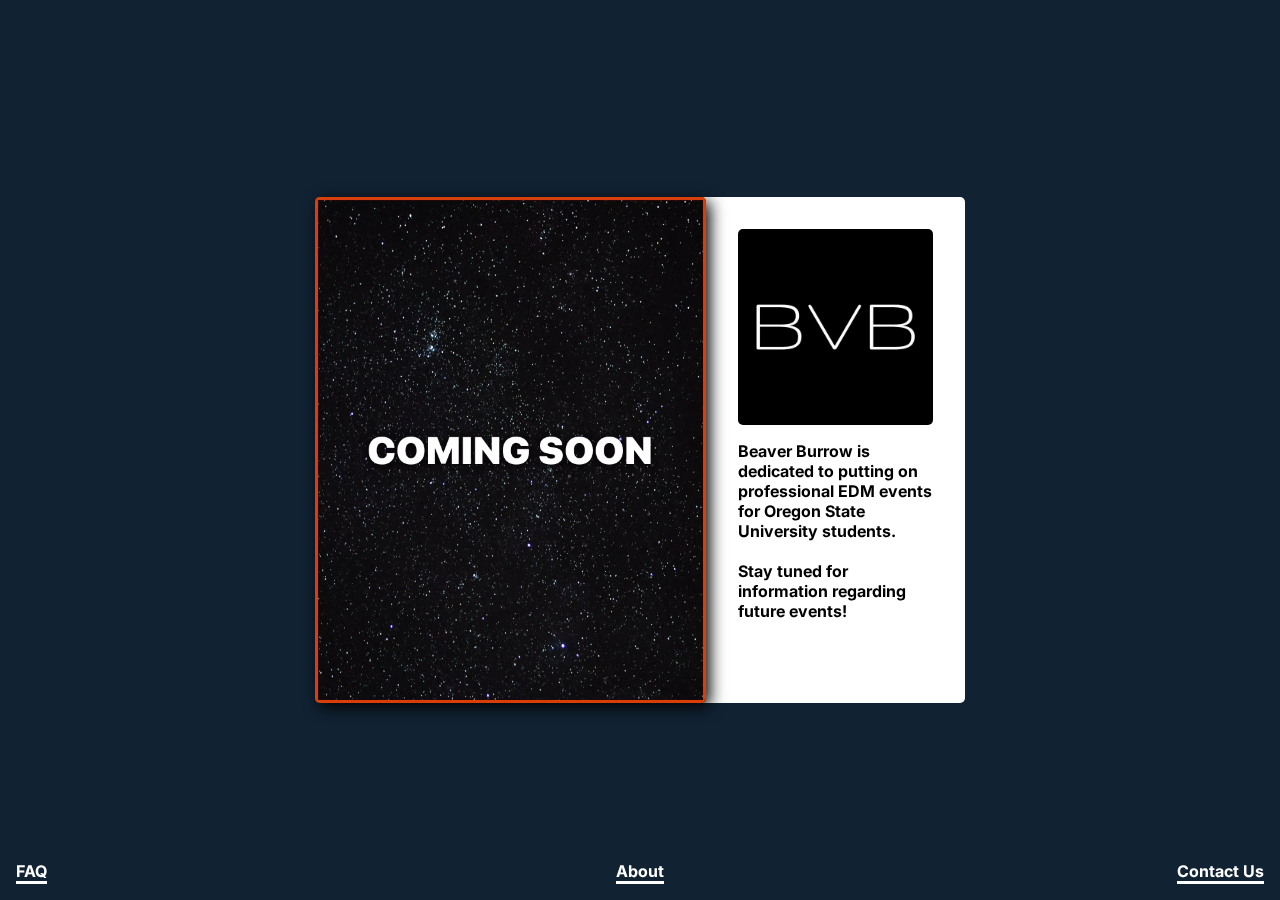
<file: index.html>
<!DOCTYPE html>
<html lang="en">

<head>
    <meta charset="UTF-8">
    <meta http-equiv="X-UA-Compatible" content="IE=edge">
    <meta name="viewport" content="width=device-width, initial-scale=1.0">
    <meta name="title" content="Beaver Burrow">
    <meta name="description" content="Creating unforgettable experiences since 2022.">
    <meta name="keywords"
        content="dance music, oregon state university, osu, music, live music, dance, hip hop, electronic music, edm, electronic dance music, oregon, oregon state, college, university, events">
    <meta name="robots" content="index, follow">
    <meta name="language" content="English">
    <title>Beaver Burrow</title>
    <script src="index.js"></script>
    <script type="text/javascript" src="https://addevent.com/libs/atc/1.6.1/atc.min.js" async defer></script>
    <link rel="preconnect" href="https://fonts.googleapis.com">
    <link rel="preconnect" href="https://fonts.gstatic.com" crossorigin>
    <link href="https://fonts.googleapis.com/css2?family=Inter:wght@400;700&display=swap" rel="stylesheet">
    <link rel="stylesheet" href="main.css">
    <link rel="apple-touch-icon" sizes="180x180" href="/apple-touch-icon.png">
    <link rel="icon" type="image/png" sizes="32x32" href="/favicon-32x32.png">
    <link rel="icon" type="image/png" sizes="16x16" href="/favicon-16x16.png">
    <link rel="icon" type="image/ico" href="favicon.ico">
    <!-- Global site tag (gtag.js) - Google Analytics -->
    <script async src="https://www.googletagmanager.com/gtag/js?id=G-G5SPFS0WPT"></script>
    <script>
        window.dataLayer = window.dataLayer || [];
        function gtag() { dataLayer.push(arguments); }
        gtag('js', new Date());

        gtag('config', 'G-G5SPFS0WPT');
    </script>
</head>

<body>
    <div class="outer">
        <div class="middle">
            <div id="centered-div">
                <div id="background"></div>
                <div id="card2">
                    <img src="android-chrome-512x512.webp" style="background: black;">
                    <!--TODO: Change the body text to event description----->
                    <b><p>Beaver Burrow is dedicated to putting on professional EDM events for Oregon State University students. <br><br>Stay tuned for information regarding future events!</p></b>
                    <!--TODO: Uncomment this button and change the link-->
                    <!--<a id="eventbrite-widget-modal-trigger-216690415867" type="button" href="https://www.eventbrite.com/e/216690415867"
                        rel="noreferrer" target="_blank">Buy Tickets</a>-->
                    <div id="btn-container">
                        <a style="border-right: 1px rgba(255, 255, 255, 0.2) solid; border-radius: 5px 0px 0px 5px;" href="https://beaverburrow.com/FAQ">FAQ</a>
                        <a href="https://beaverburrow.com/about">ABOUT</a>
                        <a style="border-left: 1px rgba(255, 255, 255, 0.2) solid; border-radius: 0px 5px 5px 0px;" href="mailto:bvb@oregonstate.edu">CONTACT</a>
                    </div>
                </div>
                <div id="card1">
                    <!--TODO: Change the poster-------->
                    <img src="coming-soon.webp" alt="">
                </div>
            </div>
        </div>
    </div>
    <a id="faq-link" href="https://beaverburrow.com/FAQ" target="_blank"
        onmouseover="getFaqColor()" onmouseout="resetColor()">FAQ</a>
    <a id="about-link" href="https://beaverburrow.com/about" target="_blank"
        onmouseover="getAboutColor()" onmouseout="resetColor()">About</a>
    <a id="contact-link" href="mailto:bvb@oregonstate.edu" target="_blank"
        onmouseover="getContactColor()" onmouseout="resetColor()">Contact Us</a>
</body>
</html>
</file>
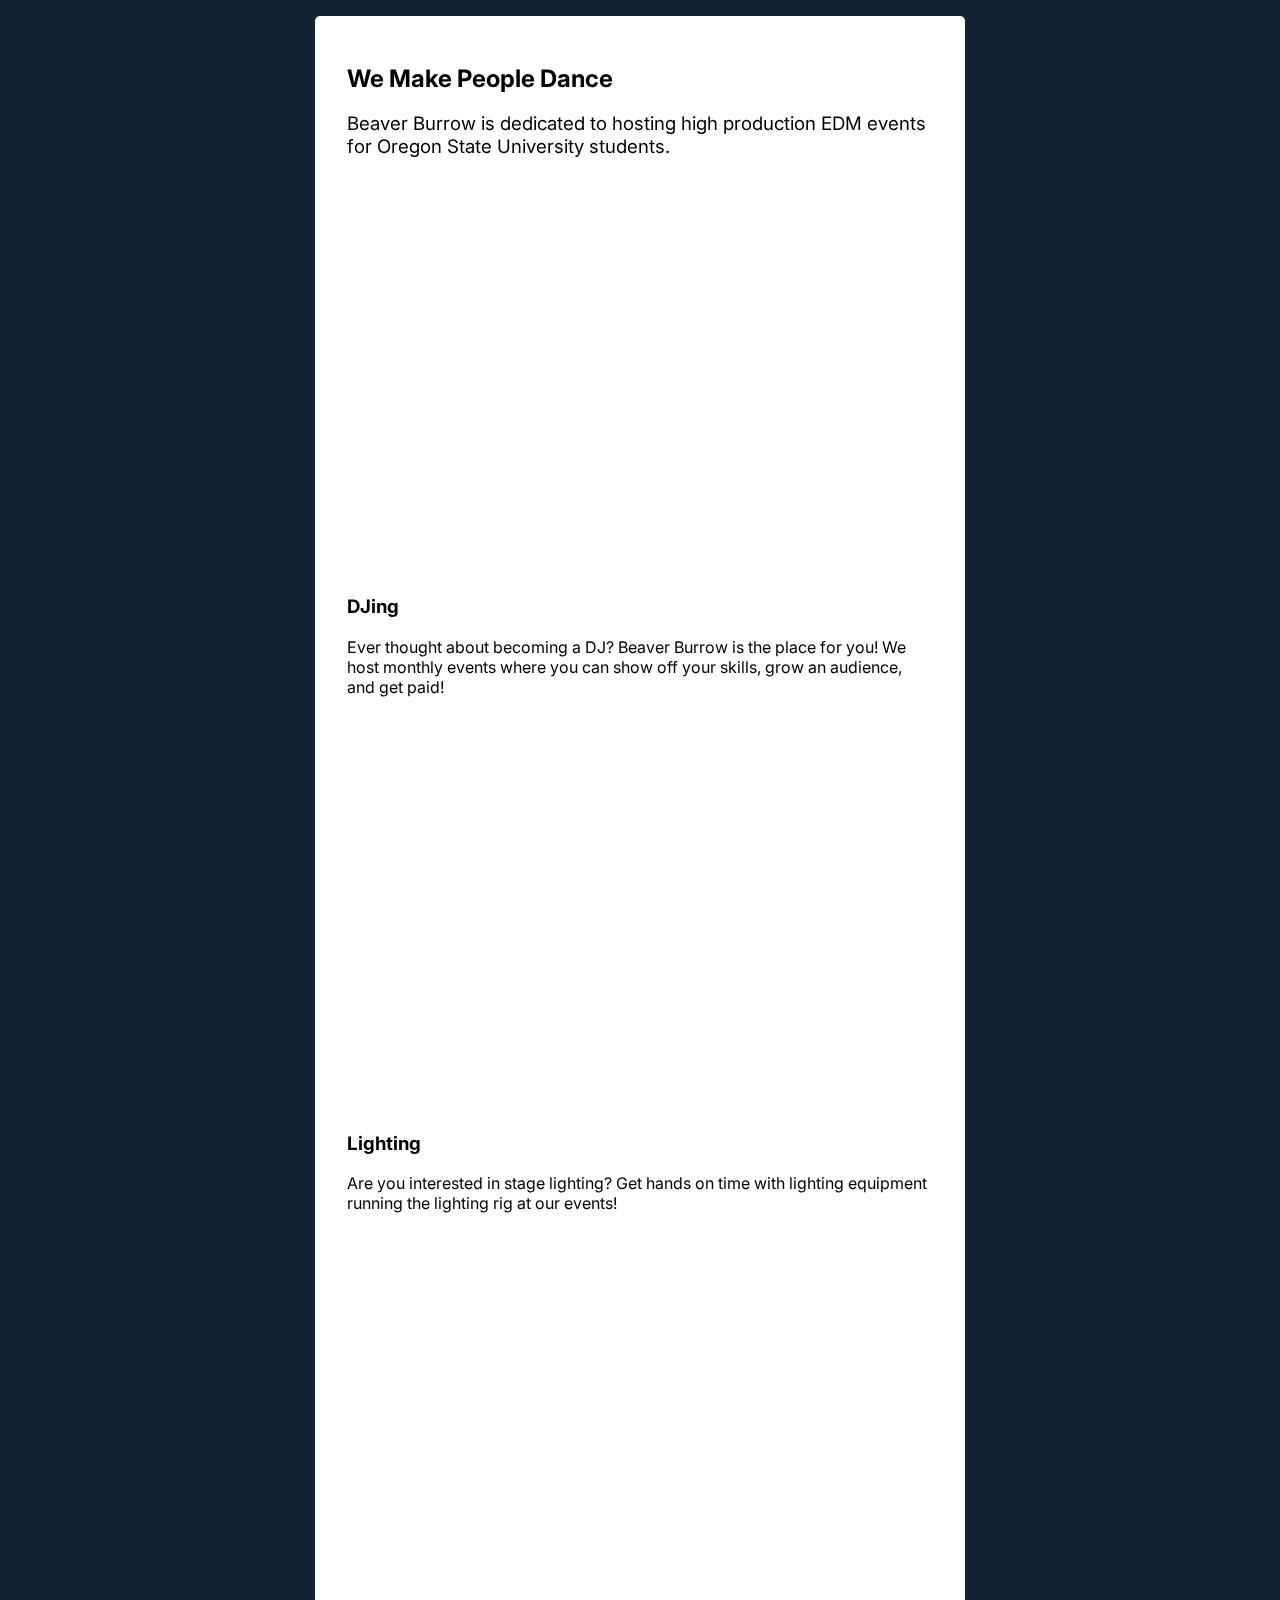
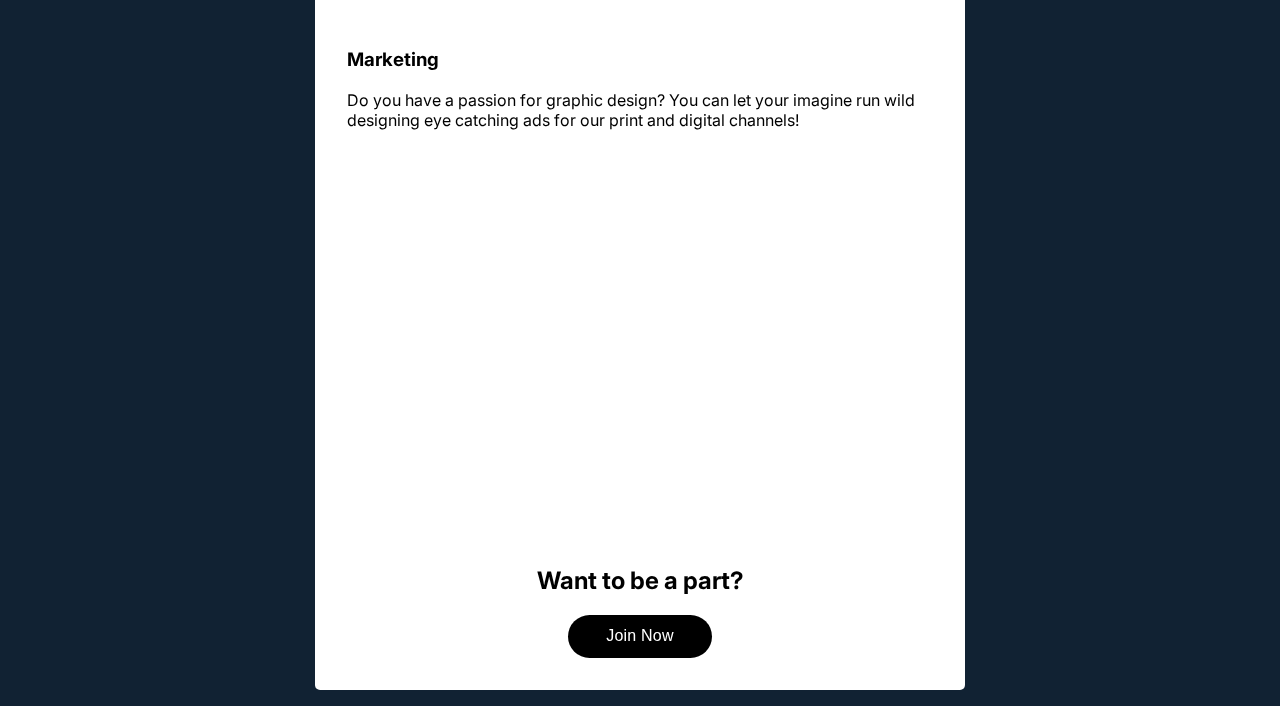
<file: about.html>
<!DOCTYPE html>
<html lang="en">

<head>
    <meta charset="UTF-8">
    <meta http-equiv="X-UA-Compatible" content="IE=edge">
    <meta name="viewport" content="width=device-width, initial-scale=1.0">
    <meta name="title" content="Beaver Burrow">
    <meta name="description" content="Creating unforgettable experiences since 2022.">
    <meta name="keywords"
        content="dance music, oregon state university, osu, music, live music, dance, hip hop, electronic music, edm, electronic dance music, oregon, oregon state, college, university, events">
    <meta name="robots" content="index, follow">
    <meta name="language" content="English">
    <title>Beaver Burrow</title>
    <script src="index.js"></script>
    <script type="text/javascript" src="https://addevent.com/libs/atc/1.6.1/atc.min.js" async defer></script>
    <link rel="stylesheet" href="main.css">
    <link rel="preconnect" href="https://fonts.googleapis.com">
    <link rel="preconnect" href="https://fonts.gstatic.com" crossorigin>
    <link href="https://fonts.googleapis.com/css2?family=Inter:wght@400;700&display=swap" rel="stylesheet">
    <link rel="apple-touch-icon" sizes="180x180" href="/apple-touch-icon.png">
    <link rel="icon" type="image/png" sizes="32x32" href="/favicon-32x32.png">
    <link rel="icon" type="image/png" sizes="16x16" href="/favicon-16x16.png">
    <link rel="icon" type="image/ico" href="favicon.ico">
    <!-- Global site tag (gtag.js) - Google Analytics -->
    <script async src="https://www.googletagmanager.com/gtag/js?id=G-G5SPFS0WPT"></script>
    <script>
        window.dataLayer = window.dataLayer || [];
        function gtag() { dataLayer.push(arguments); }
        gtag('js', new Date());

        gtag('config', 'G-G5SPFS0WPT');
    </script>
</head>

<body>
    <div class="outer">
        <div class="middle">
            <div id="centered-div">
                <div id="background"></div>
                <div id="card2" style="padding: 32px; border-radius: 5px;">
                    <h1 style="font-size: 24px;">We Make People Dance</h1>
                    <h3 style="font-weight: 400;">Beaver Burrow is dedicated to hosting high production EDM events for Oregon State University students.</h3>
                    <div class="picture-frame" style="background-image: url(https://images.unsplash.com/photo-1578736641330-3155e606cd40?ixlib=rb-1.2.1&ixid=MnwxMjA3fDB8MHxwaG90by1wYWdlfHx8fGVufDB8fHx8&auto=format&fit=crop&w=1470&q=80);"></div>

                    <h3 style="font-weight: 700;">DJing</h3>
                    <p>Ever thought about becoming a DJ? Beaver Burrow is the place for you! We host monthly events where you can show off your skills, grow an audience, and get paid!</p>
                    <div class="picture-frame" style="background-image: url(https://images.unsplash.com/photo-1470225620780-dba8ba36b745?ixlib=rb-1.2.1&ixid=MnwxMjA3fDB8MHxwaG90by1wYWdlfHx8fGVufDB8fHx8&auto=format&fit=crop&w=1470&q=80);"></div>

                    <h3 style="font-weight: 700;">Lighting</h3>
                    <p>Are you interested in stage lighting? Get hands on time with lighting equipment running the lighting rig at our events!</p>
                    <div class="picture-frame" style="background-image: url(https://images.unsplash.com/photo-1562184525-ead42cf98b1e?ixlib=rb-1.2.1&ixid=MnwxMjA3fDB8MHxwaG90by1wYWdlfHx8fGVufDB8fHx8&auto=format&fit=crop&w=1470&q=80);"></div>

                    <h3 style="font-weight: 700;">Marketing</h3>
                    <p>Do you have a passion for graphic design? You can let your imagine run wild designing eye catching ads for our print and digital channels!</p>
                    <div class="picture-frame" style="background-image: url(https://images.unsplash.com/photo-1597658917821-e3e00bd9eab0?ixlib=rb-1.2.1&ixid=MnwxMjA3fDB8MHxwaG90by1wYWdlfHx8fGVufDB8fHx8&auto=format&fit=crop&w=872&q=80);"></div>

                    <h2 style="text-align: center;">Want to be a part?</h2>
                    <a style="text-decoration: none;" href="https://apps.ideal-logic.com/osusee?key=F3T9-25VWY_5878-CZ4R_6eaaf2f275e9" target="_blank"><button id="join-btn">Join Now</button></a>
                </div>
            </div>
        </div>
    </div>
</body>
</html>
</file>
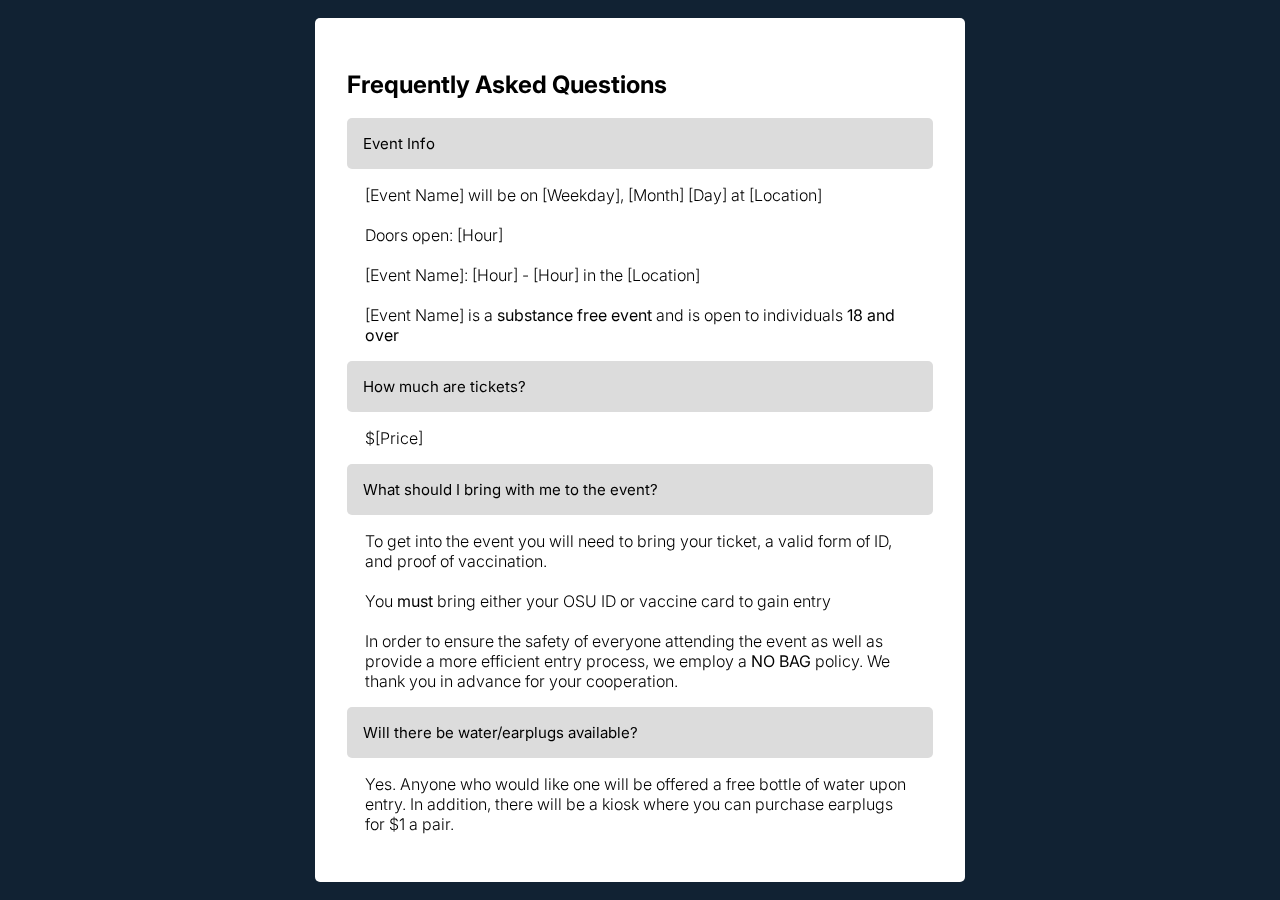
<file: FAQ.html>
<!DOCTYPE html>
<html lang="en">

<head>
    <meta charset="UTF-8">
    <meta http-equiv="X-UA-Compatible" content="IE=edge">
    <meta name="viewport" content="width=device-width, initial-scale=1.0">
    <meta name="title" content="Beaver Burrow">
    <meta name="description" content="Creating unforgettable experiences since 2022.">
    <meta name="keywords"
        content="dance music, oregon state university, osu, music, live music, dance, hip hop, electronic music, edm, electronic dance music, oregon, oregon state, college, university, events">
    <meta name="robots" content="index, follow">
    <meta name="language" content="English">
    <title>Beaver Burrow</title>
    <script src="index.js"></script>
    <script type="text/javascript" src="https://addevent.com/libs/atc/1.6.1/atc.min.js" async defer></script>
    <link rel="stylesheet" href="main.css">
    <link rel="preconnect" href="https://fonts.googleapis.com">
    <link rel="preconnect" href="https://fonts.gstatic.com" crossorigin>
    <link href="https://fonts.googleapis.com/css2?family=Inter:wght@400;700&display=swap" rel="stylesheet">
    <link rel="apple-touch-icon" sizes="180x180" href="/apple-touch-icon.png">
    <link rel="icon" type="image/png" sizes="32x32" href="/favicon-32x32.png">
    <link rel="icon" type="image/png" sizes="16x16" href="/favicon-16x16.png">
    <link rel="icon" type="image/ico" href="favicon.ico">
    <!-- Global site tag (gtag.js) - Google Analytics -->
    <script async src="https://www.googletagmanager.com/gtag/js?id=G-G5SPFS0WPT"></script>
    <script>
        window.dataLayer = window.dataLayer || [];
        function gtag() { dataLayer.push(arguments); }
        gtag('js', new Date());

        gtag('config', 'G-G5SPFS0WPT');
    </script>
</head>

<body>
    <div class="outer">
        <div class="middle">
            <div id="centered-div">
                <div id="background"></div>
                <div id="card2" style="padding: 32px; border-radius: 5px;">
                    <h2>Frequently Asked Questions</h2>
                    <div class="accordion">Event Info</div>
                <!--TODO: Change the data in this section-->
                    <div class="panel">
                        <p>[Event Name] will be on [Weekday], [Month] [Day] at [Location]<br><br>
                        Doors open: [Hour]<br><br>
                        [Event Name]: [Hour] - [Hour] in the [Location]<br><br>
                        [Event Name] is a <b>substance free event</b> and is open to individuals <b>18 and over</b>
                        </p>
                    </div>
                <!----------------------------------------->
                    <div class="accordion">How much are tickets?</div>
                    <div class="panel">
                        <p>$[Price]</p>
                    </div>
                    <div class="accordion">What should I bring with me to the event?</div>
                    <div class="panel">
                        <p>To get into the event you will need to bring your ticket, a valid form of ID, and proof of vaccination.<br><br>
                        You <b>must</b> bring either your OSU ID or vaccine card to gain entry<br><br>
                        In order to ensure the safety of everyone attending the event as well as provide a more efficient entry process, we employ a <b>NO BAG</b> policy. We thank you in advance for your cooperation.
                        </p>
                    </div>
                    <div class="accordion" style="border: none;">Will there be water/earplugs available?</div>
                    <div class="panel">
                        <p>Yes. Anyone who would like one will be offered a free bottle of water upon entry. In addition, there will be a kiosk where you can purchase earplugs for $1 a pair.</p>
                    </div>
                </div>
            </div>
        </div>
    </div>
</body>
</html>
</file>
<file: main.css>
html {
    background: #123;
  }
  
  #background {
    display: block;
    font-size: 52px;
    color: transparent;
  }
  
  #background::before, #background::after {
    position: fixed;
    top: 50%;
    left: 50%;
    width: 3em;
    height: 3em;
    content: ".";
    mix-blend-mode: screen;
    animation: 44s -27s move infinite ease-in-out alternate;
  }
  
  #background::before {
    text-shadow: 1.2587475298em -0.1342601434em 7px rgba(255, 186, 0, 0.9), 0.6590134095em 1.5009035497em 7px rgba(204, 0, 255, 0.9), 1.1798048893em 0.3449856204em 7px rgba(0, 170, 255, 0.9), 0.4098830987em 0.2130691994em 7px rgba(0, 255, 140, 0.9), 1.8573683257em 1.5660094326em 7px rgba(0, 255, 85, 0.9), -0.0295291003em 2.3256520257em 7px rgba(255, 0, 67, 0.9), 1.3369189255em 0.4520855749em 7px rgba(0, 193, 255, 0.9), 2.3063663974em 0.9637476567em 7px rgba(113, 0, 255, 0.9), 0.0194766258em 0.1396180345em 7px rgba(255, 0, 78, 0.9), 0.3020754458em 2.1039841446em 7px rgba(0, 255, 253, 0.9), 1.9962981183em 1.0912391582em 7px rgba(170, 0, 255, 0.9), -0.1791572484em 0.1111273436em 7px rgba(255, 0, 77, 0.9), 1.1318288914em 2.3442782909em 7px rgba(0, 127, 255, 0.9), 0.1656997339em 0.7524999781em 7px rgba(124, 255, 0, 0.9), 0.3877923661em 1.0269023902em 7px rgba(255, 0, 182, 0.9), 2.3759355266em 2.3546778813em 7px rgba(30, 0, 255, 0.9), 2.001526309em 0.7539524087em 7px rgba(255, 0, 244, 0.9), 0.5640440829em 1.5124886571em 7px rgba(255, 0, 108, 0.9), 0.8828031491em 2.0384420193em 7px rgba(255, 0, 76, 0.9), 0.1617814578em -0.1571189746em 7px rgba(0, 48, 255, 0.9), -0.4935445496em 1.8122366919em 7px rgba(255, 0, 134, 0.9), 1.1998691827em 1.1281630804em 7px rgba(0, 6, 255, 0.9), -0.2371849272em 1.8501270295em 7px rgba(255, 0, 219, 0.9), 1.833824336em 1.288304753em 7px rgba(255, 248, 0, 0.9), -0.4664152741em 1.6689277553em 7px rgba(255, 0, 66, 0.9), 0.5631751148em -0.3371818164em 7px rgba(0, 255, 91, 0.9), -0.1537806546em -0.2543853178em 7px rgba(255, 126, 0, 0.9), 0.8460832057em 0.2050366492em 7px rgba(254, 0, 255, 0.9), -0.1232319644em 1.9180844659em 7px rgba(255, 0, 207, 0.9), -0.1300561252em 0.6344337345em 7px rgba(255, 0, 67, 0.9), -0.2821103834em 2.0427535458em 7px rgba(255, 228, 0, 0.9), 1.9182453836em 0.7118758771em 7px rgba(255, 0, 83, 0.9), 1.5184260215em 1.6416129744em 7px rgba(255, 255, 0, 0.9), 0.7003571905em 1.8973364238em 7px rgba(242, 0, 255, 0.9), 1.9349800876em 0.6070646977em 7px rgba(255, 161, 0, 0.9), 0.5043249369em 0.5688885735em 7px rgba(0, 255, 222, 0.9), 0.8173037709em -0.1612330354em 7px rgba(0, 255, 96, 0.9), 1.763427754em 1.9435898506em 7px rgba(119, 0, 255, 0.9), 1.317232355em -0.0723639699em 7px rgba(94, 255, 0, 0.9), 0.7403206938em -0.2924939739em 7px rgba(255, 0, 109, 0.9), 0.5347610622em 2.241158376em 7px rgba(5, 0, 255, 0.9);
    animation-duration: 44s;
    animation-delay: -27s;
  }
  
  #background::after {
    text-shadow: 1.0496848902em -0.4617230242em 7px rgba(0, 47, 255, 0.9), 2.3624689585em 1.9264927863em 7px rgba(0, 255, 19, 0.9), 2.2445380054em 0.950290723em 7px rgba(255, 0, 27, 0.9), 1.6402691166em 0.6443688298em 7px rgba(0, 83, 255, 0.9), 0.5679045853em 2.4761362892em 7px rgba(0, 24, 255, 0.9), 2.4095904721em 2.0535346963em 7px rgba(0, 133, 255, 0.9), 1.2828843002em 2.4815703437em 7px rgba(0, 255, 123, 0.9), 0.7769317561em 1.2812283898em 7px rgba(114, 0, 255, 0.9), 1.2919590587em 2.0546499446em 7px rgba(255, 7, 0, 0.9), 0.3973343061em 2.1649254618em 7px rgba(0, 143, 255, 0.9), 2.2149496988em 0.6483187969em 7px rgba(247, 255, 0, 0.9), -0.1757984147em 0.5374732378em 7px rgba(151, 255, 0, 0.9), 1.4596246829em 0.2376080685em 7px rgba(255, 0, 42, 0.9), 0.9692875382em 0.0315990422em 7px rgba(83, 0, 255, 0.9), 0.4703230064em 1.6672121247em 7px rgba(255, 0, 179, 0.9), 0.3989781454em 1.5620780009em 7px rgba(8, 255, 0, 0.9), 0.3696378569em -0.0595769048em 7px rgba(255, 0, 27, 0.9), -0.1370478557em 0.9230927025em 7px rgba(167, 0, 255, 0.9), 0.1939362951em 0.4977029532em 7px rgba(255, 0, 33, 0.9), 0.3632445702em -0.1395686815em 7px rgba(255, 220, 0, 0.9), 1.2876696475em 1.9777139784em 7px rgba(0, 112, 255, 0.9), 1.9050833719em 0.9677470288em 7px rgba(214, 255, 0, 0.9), 1.320099417em -0.4641540062em 7px rgba(0, 164, 255, 0.9), 0.0891142168em 0.7068834987em 7px rgba(10, 0, 255, 0.9), 1.7659838367em 1.3635819955em 7px rgba(218, 0, 255, 0.9), 1.929622396em 0.5479885392em 7px rgba(29, 255, 0, 0.9), 1.4667861511em 1.362418084em 7px rgba(255, 0, 27, 0.9), 1.0901039422em 0.4016328532em 7px rgba(0, 46, 255, 0.9), 0.0729423302em 1.915389073em 7px rgba(76, 255, 0, 0.9), 1.1761163609em 1.6480279354em 7px rgba(100, 255, 0, 0.9), 0.7655576208em 0.5149094376em 7px rgba(82, 0, 255, 0.9), 2.2189016437em 1.1432009438em 7px rgba(0, 204, 255, 0.9), -0.2149397923em -0.0008452912em 7px rgba(176, 255, 0, 0.9), -0.3472120532em 1.5119949226em 7px rgba(255, 0, 165, 0.9), 0.1166843709em -0.1461330145em 7px rgba(0, 159, 255, 0.9), 1.0913528512em 1.6350482973em 7px rgba(0, 169, 255, 0.9), 0.2604901091em -0.3898020575em 7px rgba(255, 0, 0, 0.9), 0.5763405525em 0.5419988677em 7px rgba(0, 255, 137, 0.9), 1.5050995196em 0.2307095431em 7px rgba(0, 113, 255, 0.9), 1.2667808225em 1.1766279535em 7px rgba(0, 255, 55, 0.9), 1.4745952402em 2.3356512984em 7px rgba(178, 0, 255, 0.9);
    animation-duration: 43s;
    animation-delay: -32s;
  }
  
  @keyframes move {
    from {
      transform: rotate(0deg) scale(12) translateX(-20px);
    }
    to {
      transform: rotate(360deg) scale(18) translateX(20px);
    }
  }

body {
    margin: 16px;
    font-family: 'Inter', sans-serif;
}

#title {
    color:rgb(255, 255, 255);
    border-bottom: solid;
    border-width: 3px;
    border-color: white;
    width: fit-content;
    font-size: 32px;
}

.outer {
    display: table;
    position: absolute;
    top: 0;
    left: 0;
    height: 100%;
    width: 100%;
    background-size: cover;
}

.middle {
    display: table-cell;
    vertical-align: middle;
}

#centered-div {
    background-color: white;
    width: 65ch;
    display: flex;
    flex-direction: row-reverse;
    margin: auto;
    border-radius: 5px;
    margin-top: 16px;
    margin-bottom: 16px;
}

#logo {
    color: black; 
    background-color: white; 
    padding: 0px;
    margin-top: 32px;
}

#card2 {
    flex: 1;
    padding-left: 32px;
    padding-right: 32px;
    position: relative;
}

#card2 img {
    margin-top: 32px;
}

#card1 {
    flex: 2;
    margin-left: 0px;
    border-radius: 5px;
    color: white;
    background-color: black;
    filter: drop-shadow(4px 4px 8px #000000);
    font-weight: 700;
}

img {
    border-radius: 5px 5px;
    max-width: 100%;
    margin-bottom: -4px;
}

#logo {
    color: white; 
    background-color: black; 
    padding: 30px;
}

#contact-link {
    position: fixed;
    bottom: 0;
    right: 16px;
    margin-bottom: 16px;
    text-align: right;
    color:rgb(255, 255, 255);
    text-decoration: none;
    border-bottom: solid;
    border-width: 3px;
    border-color: white;
    font-weight: 700;
}

#faq-link {
    position: fixed;
    bottom: 0;
    left: 16px;
    margin-bottom: 16px;
    text-align: right;
    color:rgb(255, 255, 255);
    text-decoration: none;
    border-bottom: solid;
    border-width: 3px;
    border-color: white;
    font-weight: 700;
}

#about-link {
    position: fixed;
    bottom: 0;
    left: 50%;
    transform: translateX(-50%);
    margin-bottom: 16px;
    text-align: right;
    color:rgb(255, 255, 255);
    text-decoration: none;
    border-bottom: solid;
    border-width: 3px;
    border-color: white;
    font-weight: 700;
}

.accordion {
    background-color: Gainsboro;
    padding: 16px;
    border: none;
    text-align: left;
    outline: none;
    font-size: 15px;
    font-family: 'Inter', sans-serif;
    border-radius: 5px;
}

.panel {
    padding: 0 18px;
    font-weight: 300;
    height: auto;
}

#join-btn {
    width: 144px;
    height: 43px;
    margin-top: 32px;
    margin-left: 32px;
    margin-bottom: 32px;
    background: #000000;
    border: none;
    border-radius: 21.5px;
    font-family: 'Poppins', sans-serif;
    font-weight: 500;
    font-size: 16px;
    color: #ffffff;
    letter-spacing: 0.19px;
    text-align: center;
    -webkit-appearance: none;
    margin:0 auto;
    display:block;
}

#join-btn:active {
    transform: scale(.9);
}

.picture-frame {
    margin: 0px;
    height: 400px;
    background-size: cover; 
    border-radius: 5px; 
}

#btn-container {
    display: none;
    background-color: rgb(0, 0, 0);
    border-radius: 5px;
}

#btn-container a {
    width: 50%;
    color: white;
    border: none;
    background-color: black;
    text-align: center;
    font-family: 'Inter', sans-serif;
    font-size: 12px;
    padding: 12px;
    text-decoration: none;
}

/* Use Google's hosted "Open Sans" font as display font in button */
@import url("https://fonts.googleapis.com/css?family=Open+Sans:400,400i,600");

/* Button */
#eventbrite-widget-modal-trigger-216690415867 							{
    display:inline-block;
    position:relative;
    font-family:"Open Sans",Roboto,"Helvetica Neue",Helvetica,Optima,Segoe,"Segoe UI",Candara,Calibri,Arial,sans-serif;
    color:#000!important;
    font-weight:600;
    line-height:100%;
    background:#fff;
    font-size:15px;
    text-decoration:none;
    border:1px solid transparent;
    padding:13px 12px 12px;
    -webkit-border-radius:3px;
    border-radius:3px;cursor:pointer;
    -webkit-font-smoothing:antialiased!important;
    outline-color:rgba(0,78,255,0.5);
    text-shadow:1px 1px 1px rgba(0,0,0,0.004);
    -webkit-user-select:none;
    -webkit-tap-highlight-color:rgba(0,0,0,0);
    box-shadow:0 0 0 0.5px rgba(50,50,93,.17), 0 2px 5px 0 rgba(50,50,93,.1), 0 1px 1.5px 0 rgba(0,0,0,.07), 0 1px 2px 0 rgba(0,0,0,.08), 0 0 0 0 transparent!important;
}
#eventbrite-widget-modal-trigger-216690415867:hover 						{background-color:#fafafa;color:#000;font-size:15px;text-decoration:none;}
#eventbrite-widget-modal-trigger-216690415867:active 					{border-width:2px 1px 0px 1px;}
#eventbrite-widget-modal-trigger-216690415867-selected 					{background-color:#f9f9f9;}
#eventbrite-widget-modal-trigger-216690415867 .addeventatc_icon 			{width:18px;height:18px;position:absolute;z-index:1;left:12px;top:10px;background:url(../gfx/icon-calendar-t1.svg) no-repeat;background-size:18px 18px;}
#addevenventbrite-widget-modal-trigger-216690415867tatc .start, .addeventatc .end, .addeventatc .timezone, .addeventatc .title, .addeventatc .description, .addeventatc .location, .addeventatc .organizer, .addeventatc .organizer_email, .addeventatc .facebook_event, .addeventatc .all_day_event, .addeventatc .date_format, .addeventatc .alarm_reminder, .addeventatc .recurring, .addeventatc .attendees, .addeventatc .calname, .addeventatc .uid, .addeventatc .status, .addeventatc .method, .addeventatc .client, .addeventatc .transp {display:none!important;}
#eventbrite-widget-modal-trigger-216690415867 br 						{display:none;}

@media only screen and (max-width: 700px) {
    h2 {
        font-size: 24px;
    }

    h1 {
        font-size: 16px;
    }

    #centered-div {
      background: none;
      margin-left: 16px;
      width: fit-content;
      margin-right: 16px;
      flex-direction: column-reverse;
    }

    #faq-link {
        display: none;
    }

    #contact-link {
        display: none;
    }

    #about-link {
        display: none;
    }

    #btn-container {
        display: flex;
    }

    #card1 {
        z-index: 0;
    }

    #logo {
        display: none;
    }

    #card2 {
        z-index: 1;
        margin-top: -3px;
        padding: 16px;
        margin-left: 0;
        background-color: white;
        border-radius: 0px 0px 5px 5px;
    }

    #card2 img {
        display: none;
    }
    
    #eventbrite-widget-modal-trigger-216690415867  {
        width: calc(100% - 24px);
    }

    .picture-frame {
        height: 200px;
    }
    
}
</file>
